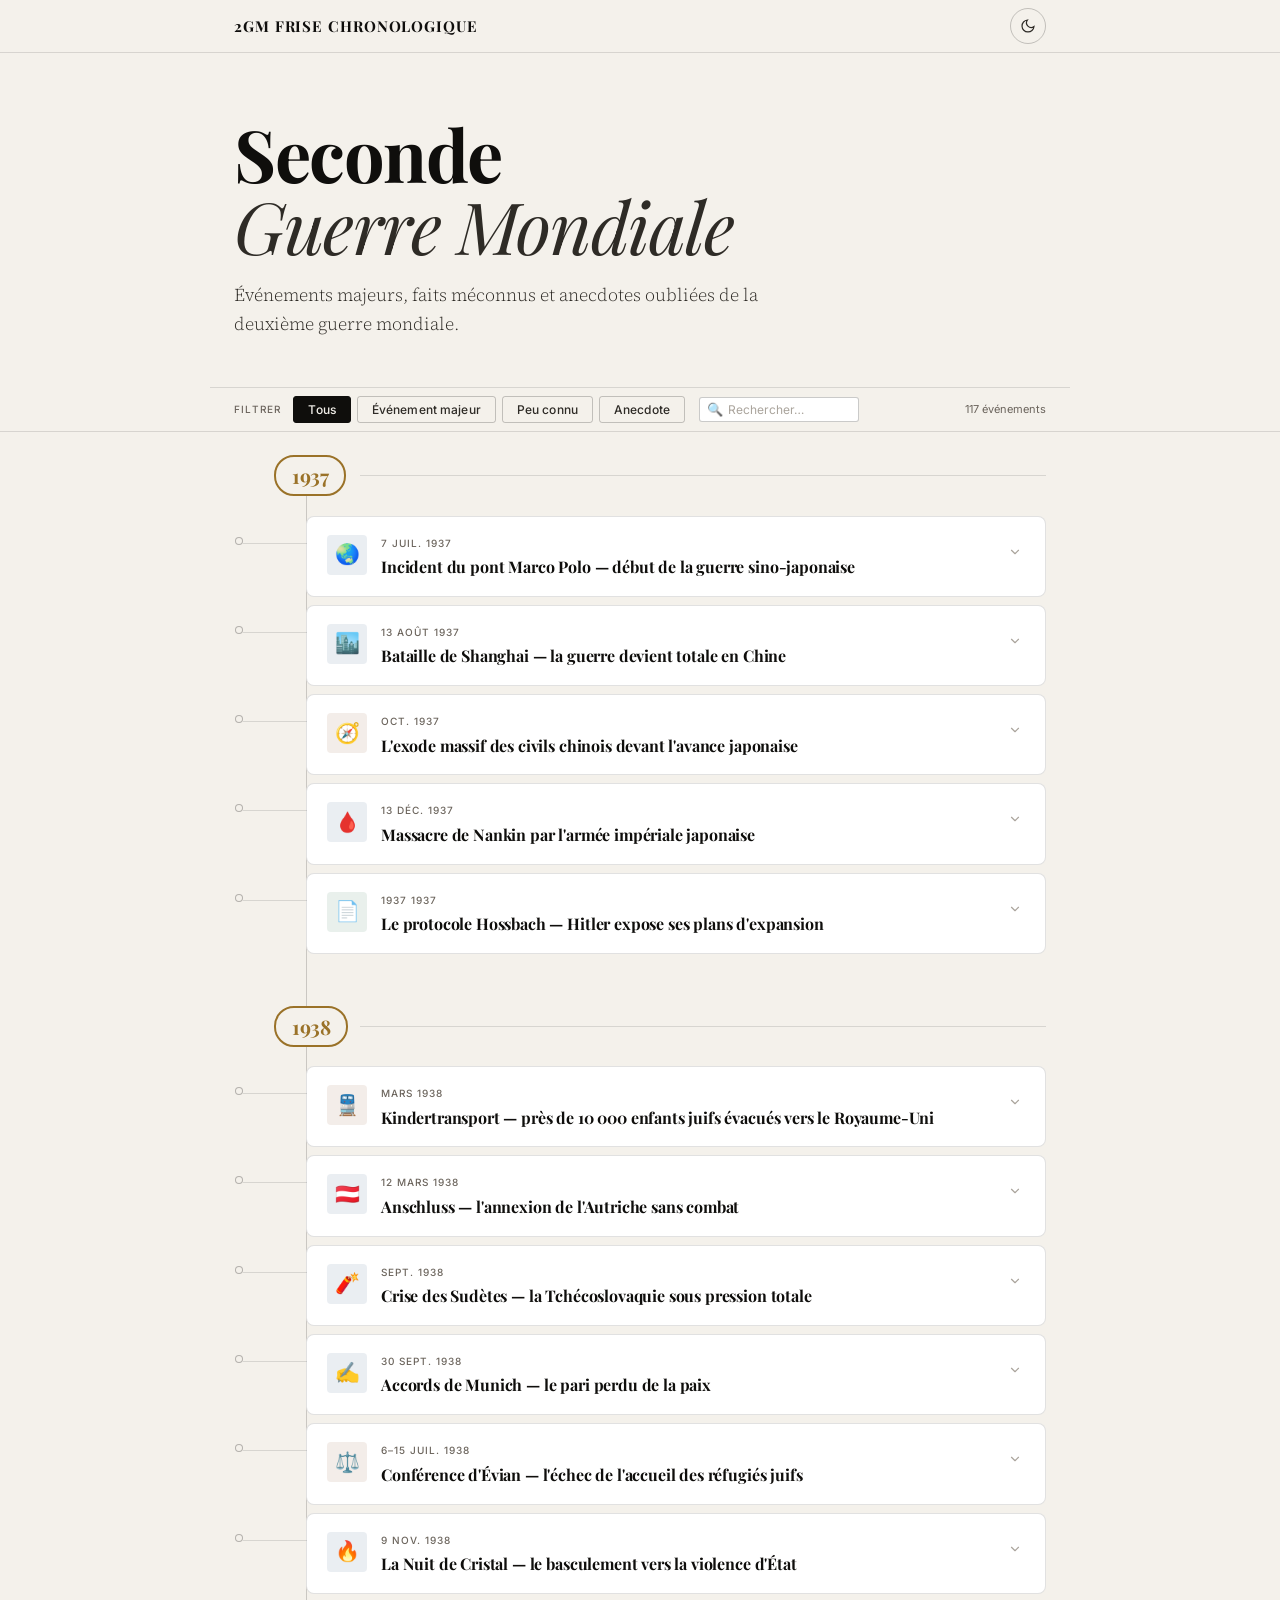
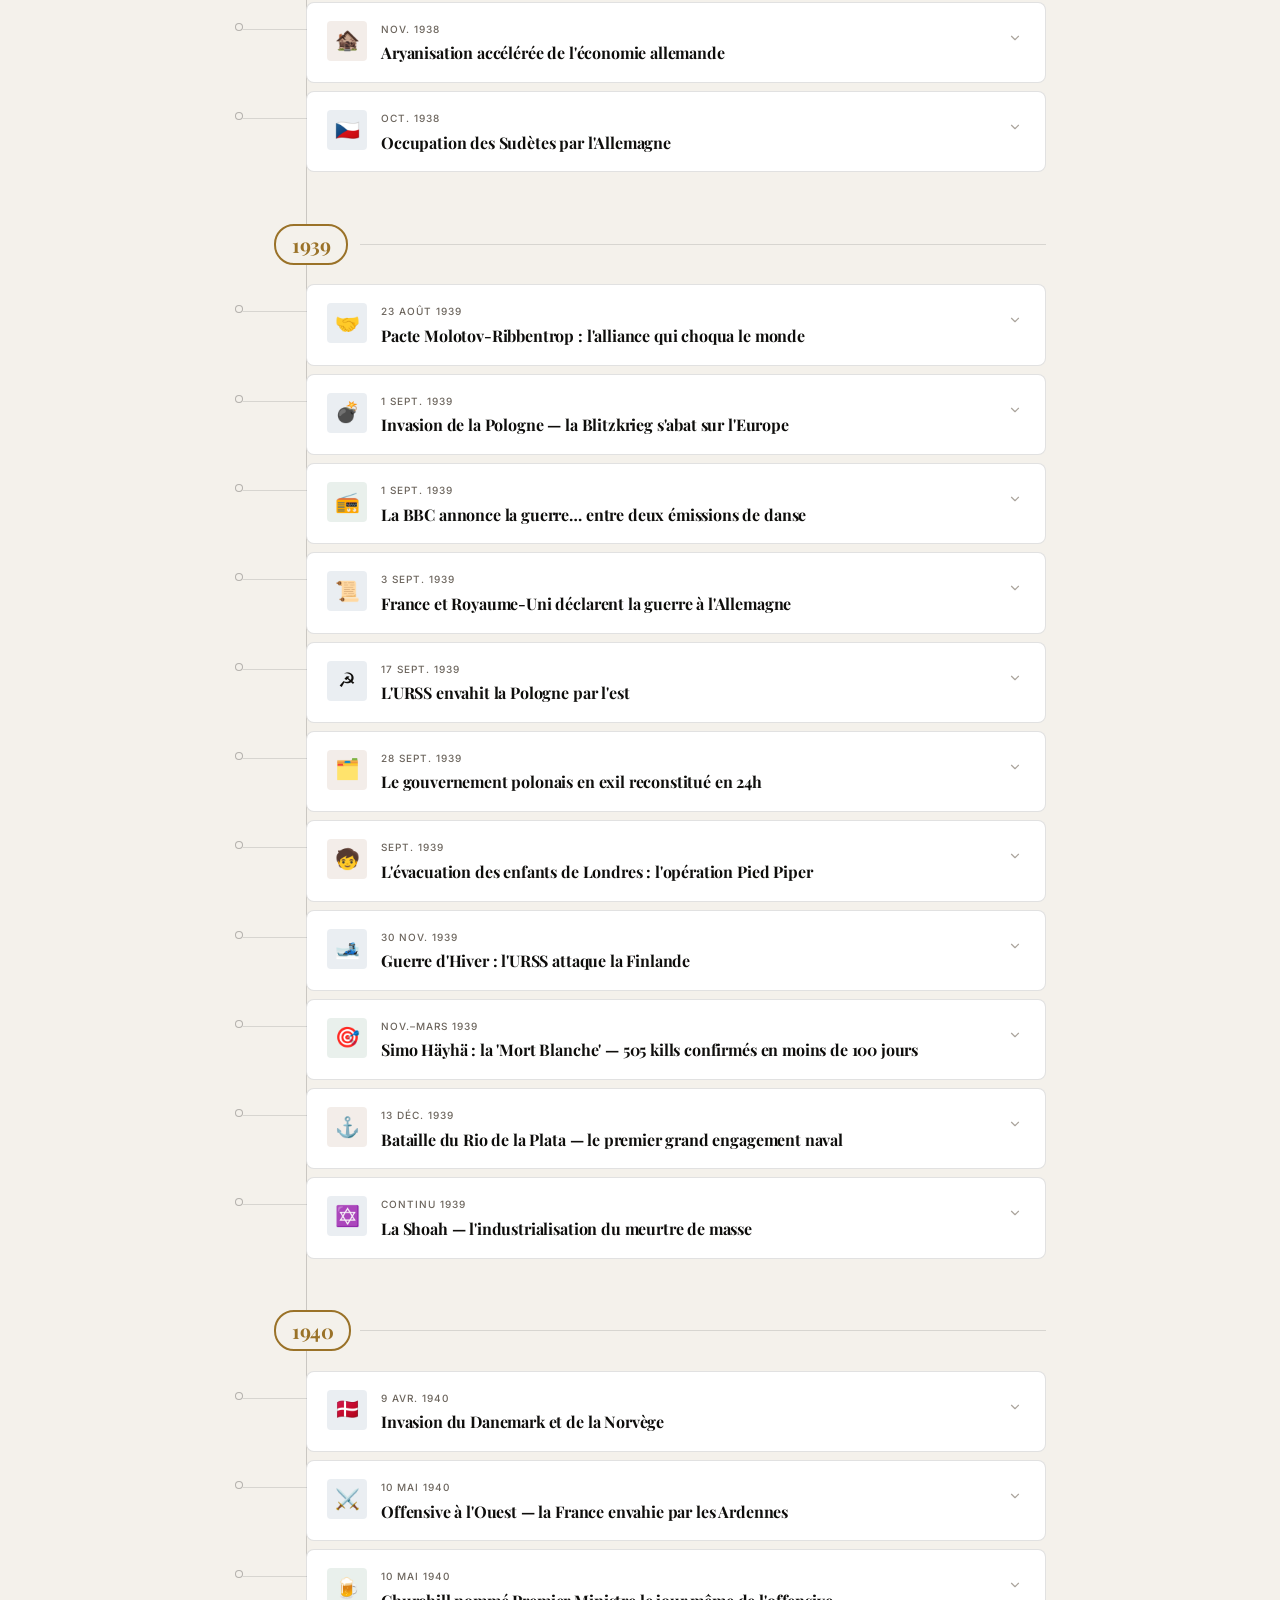
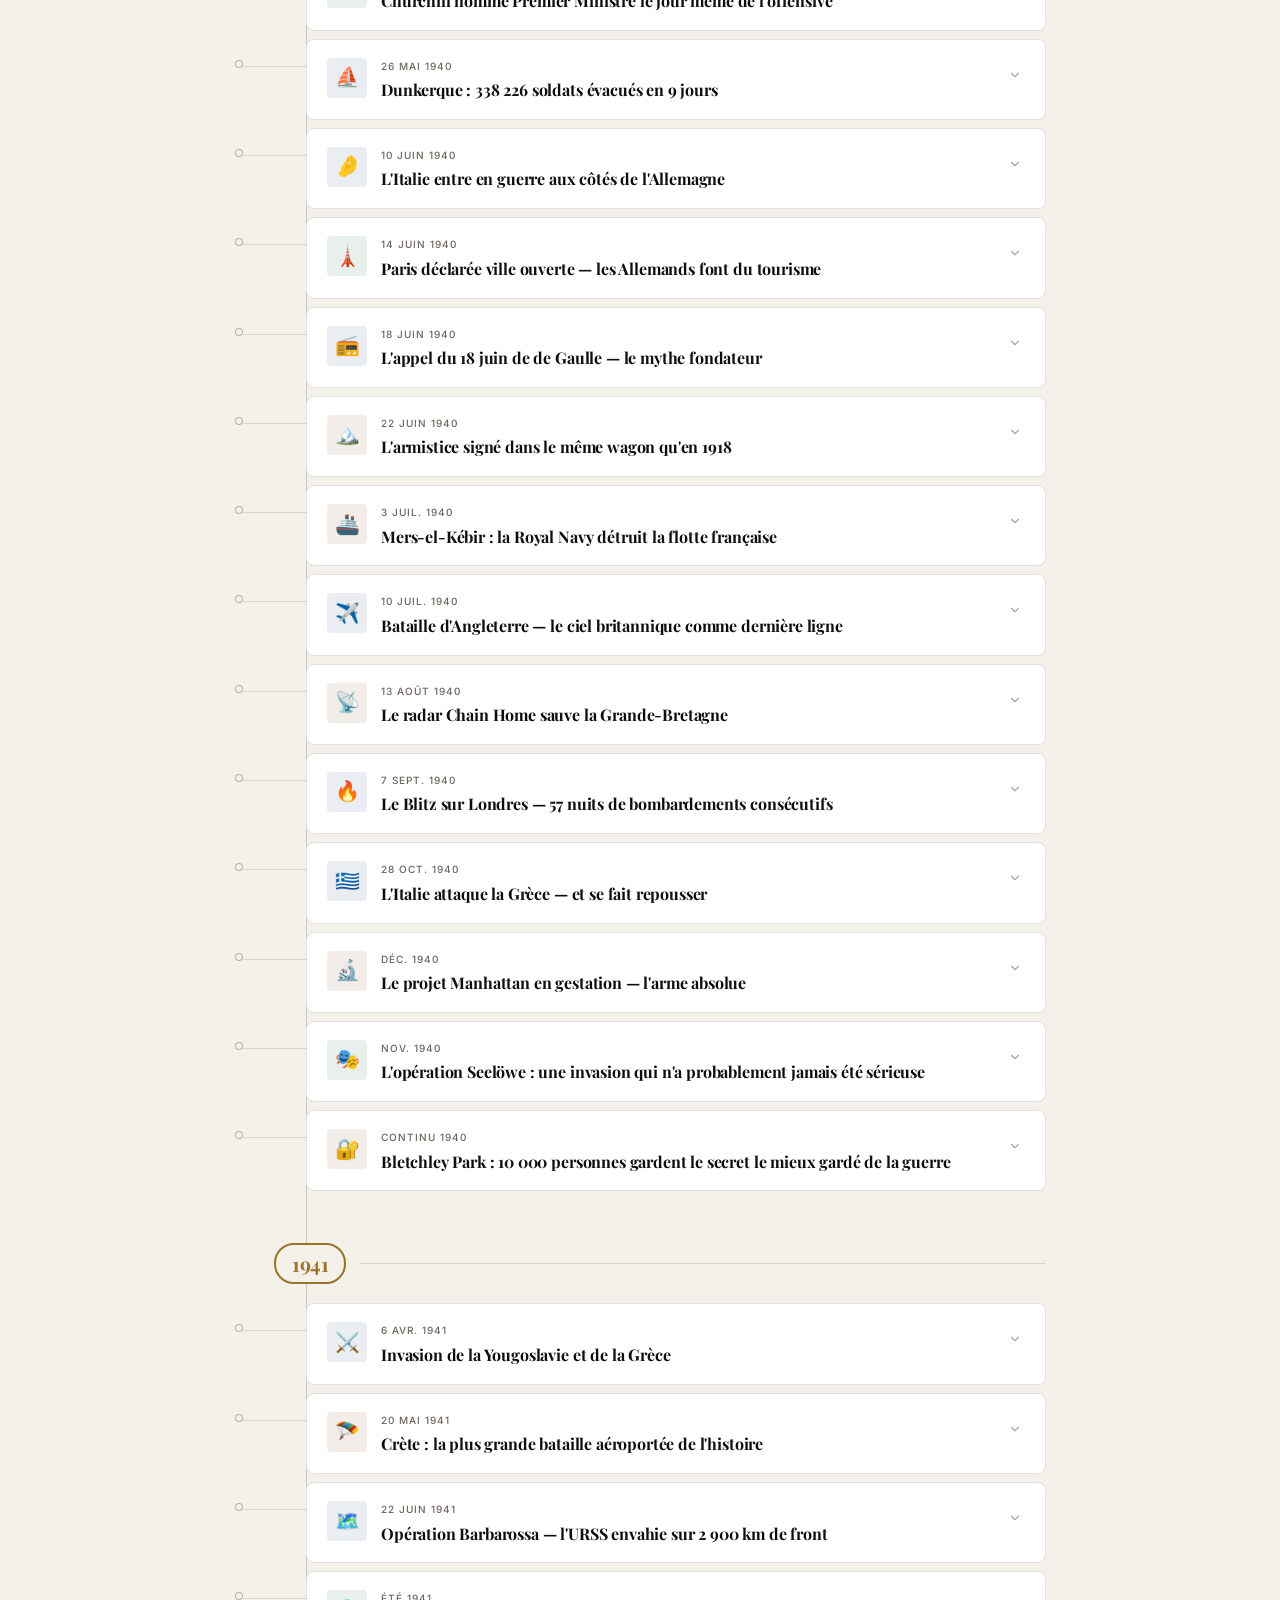
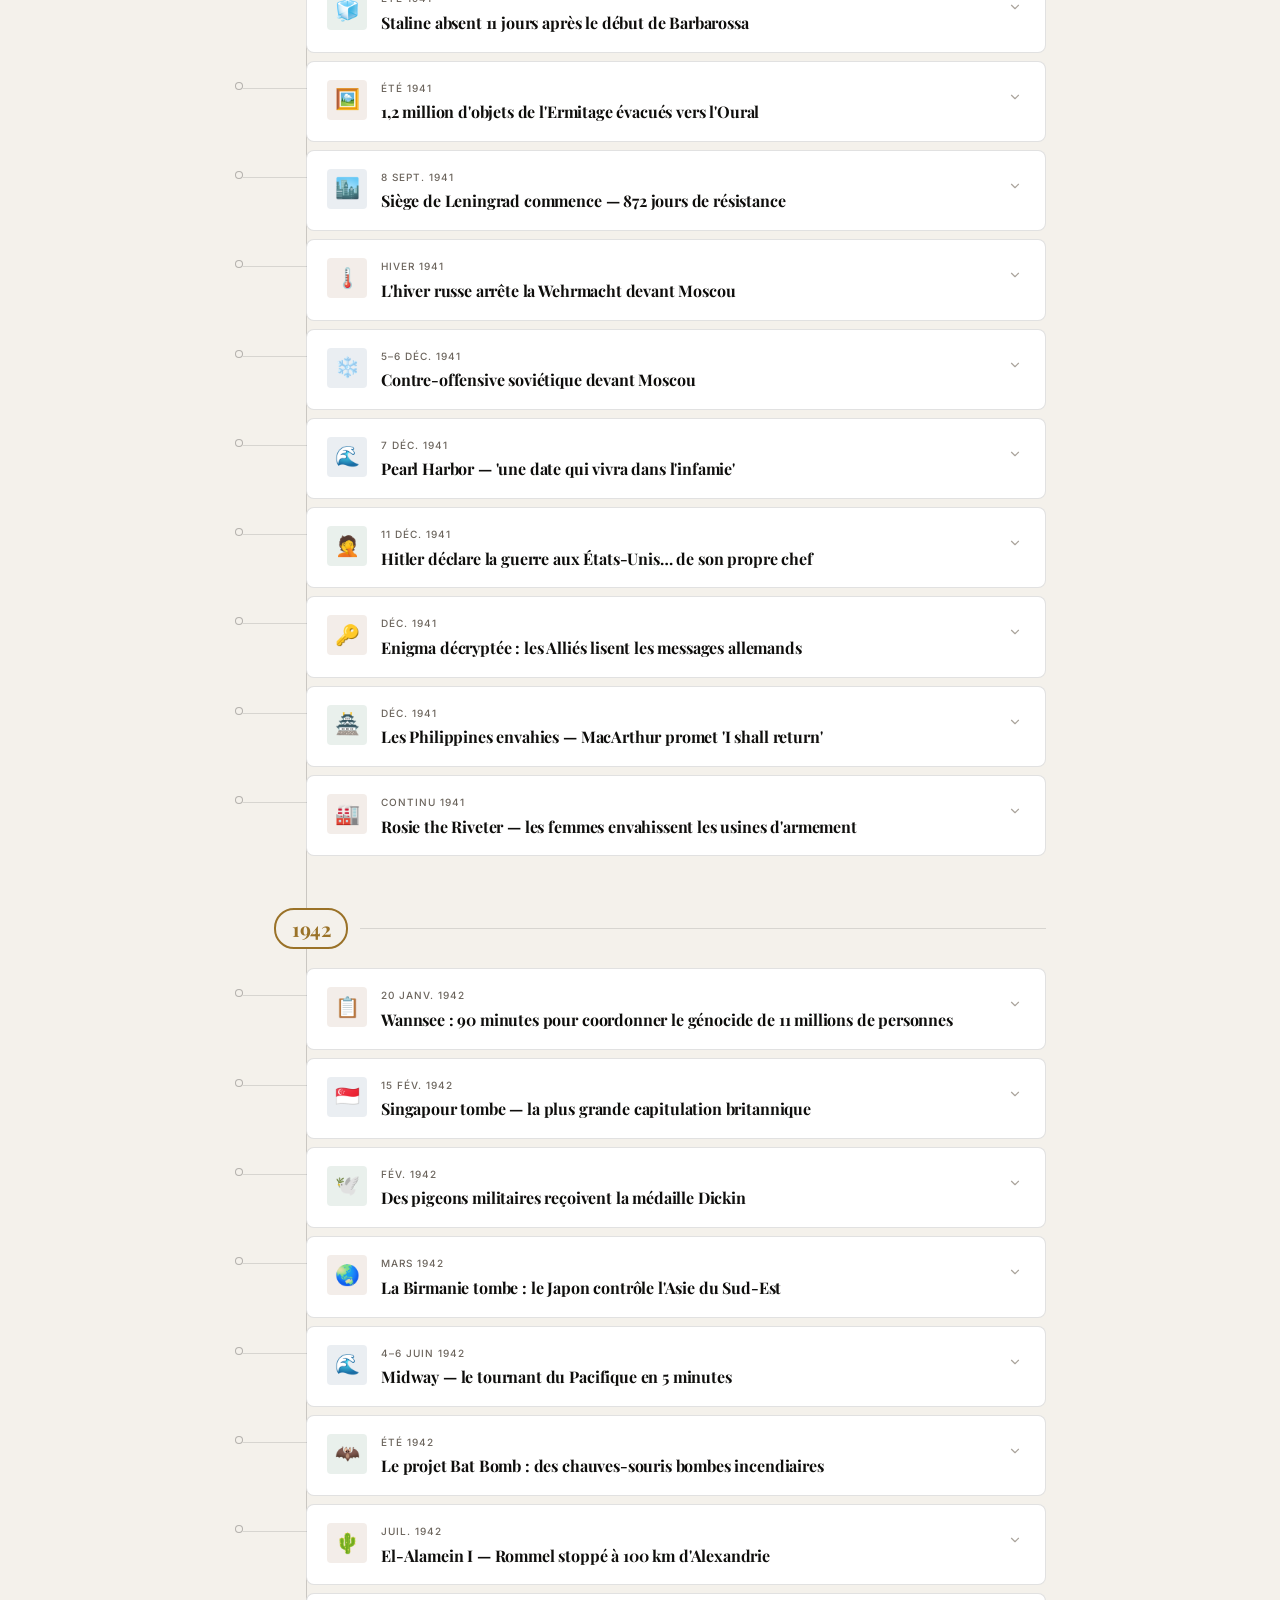
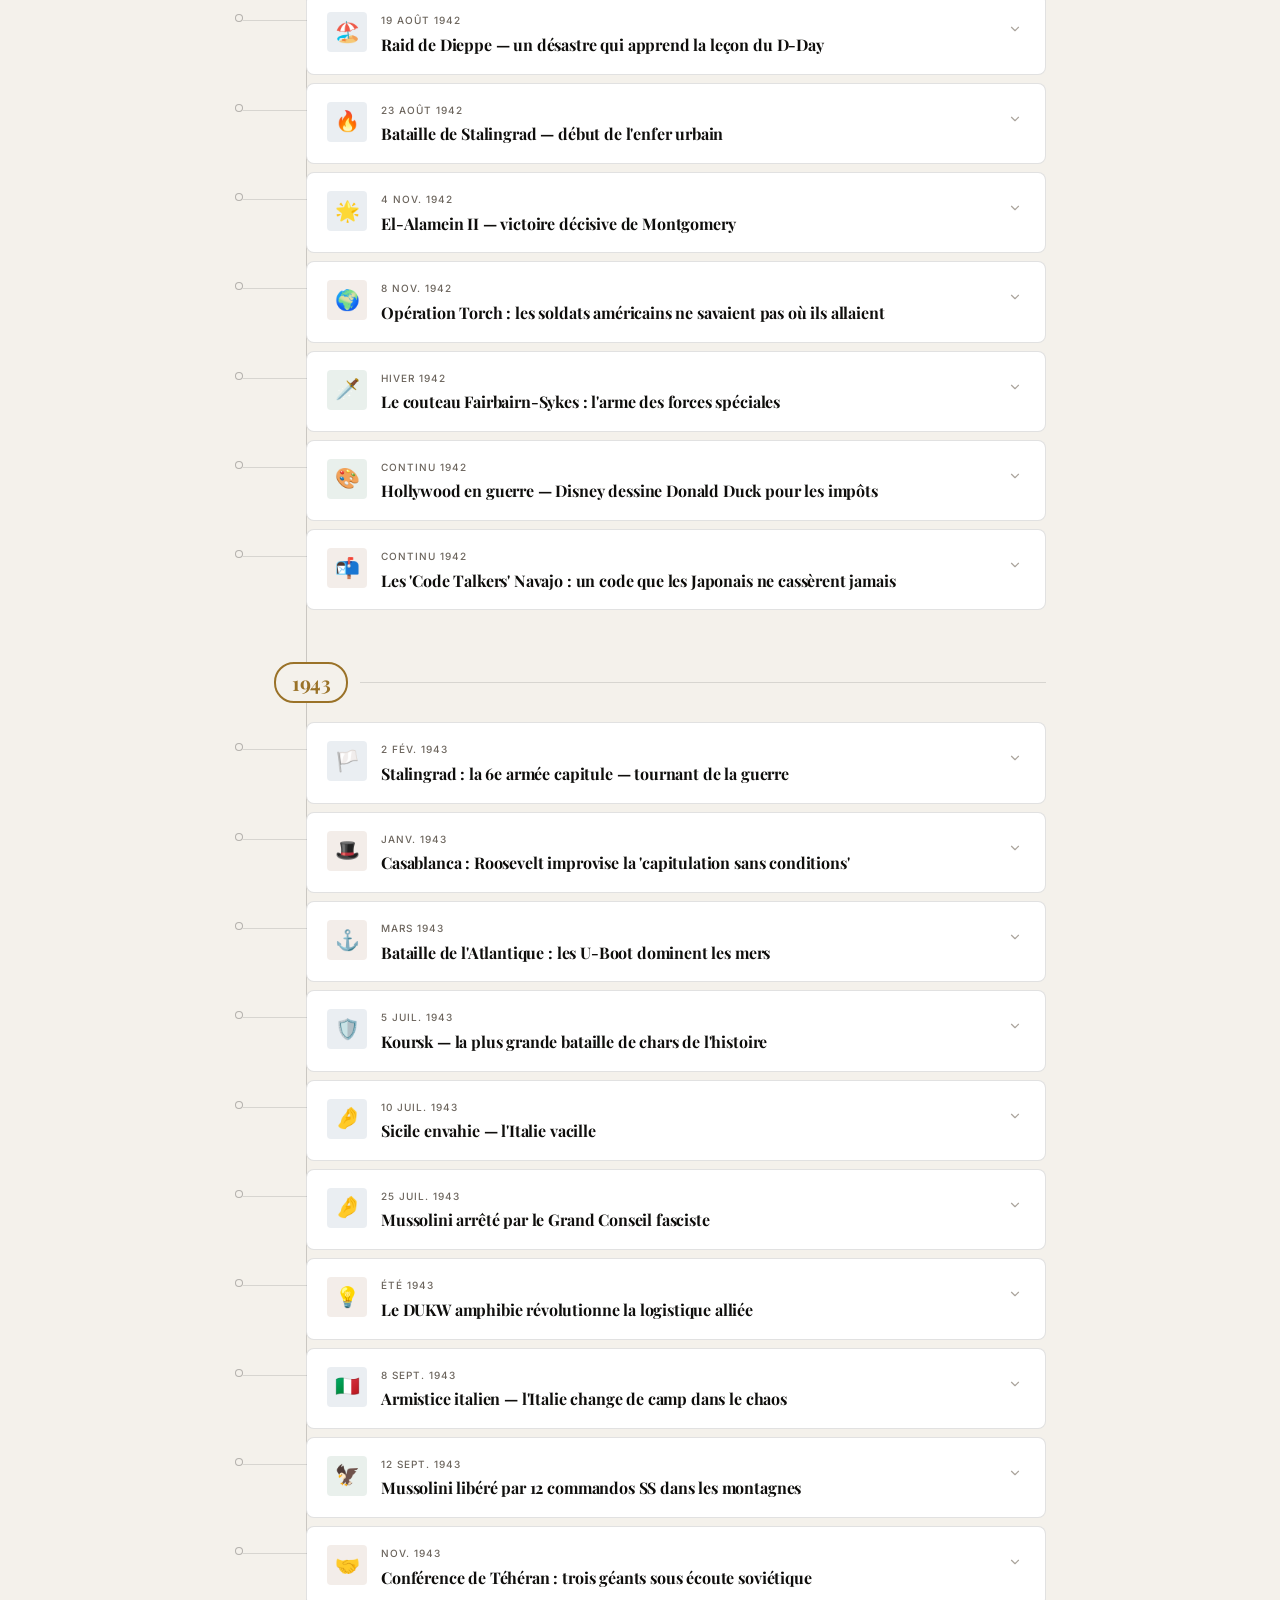
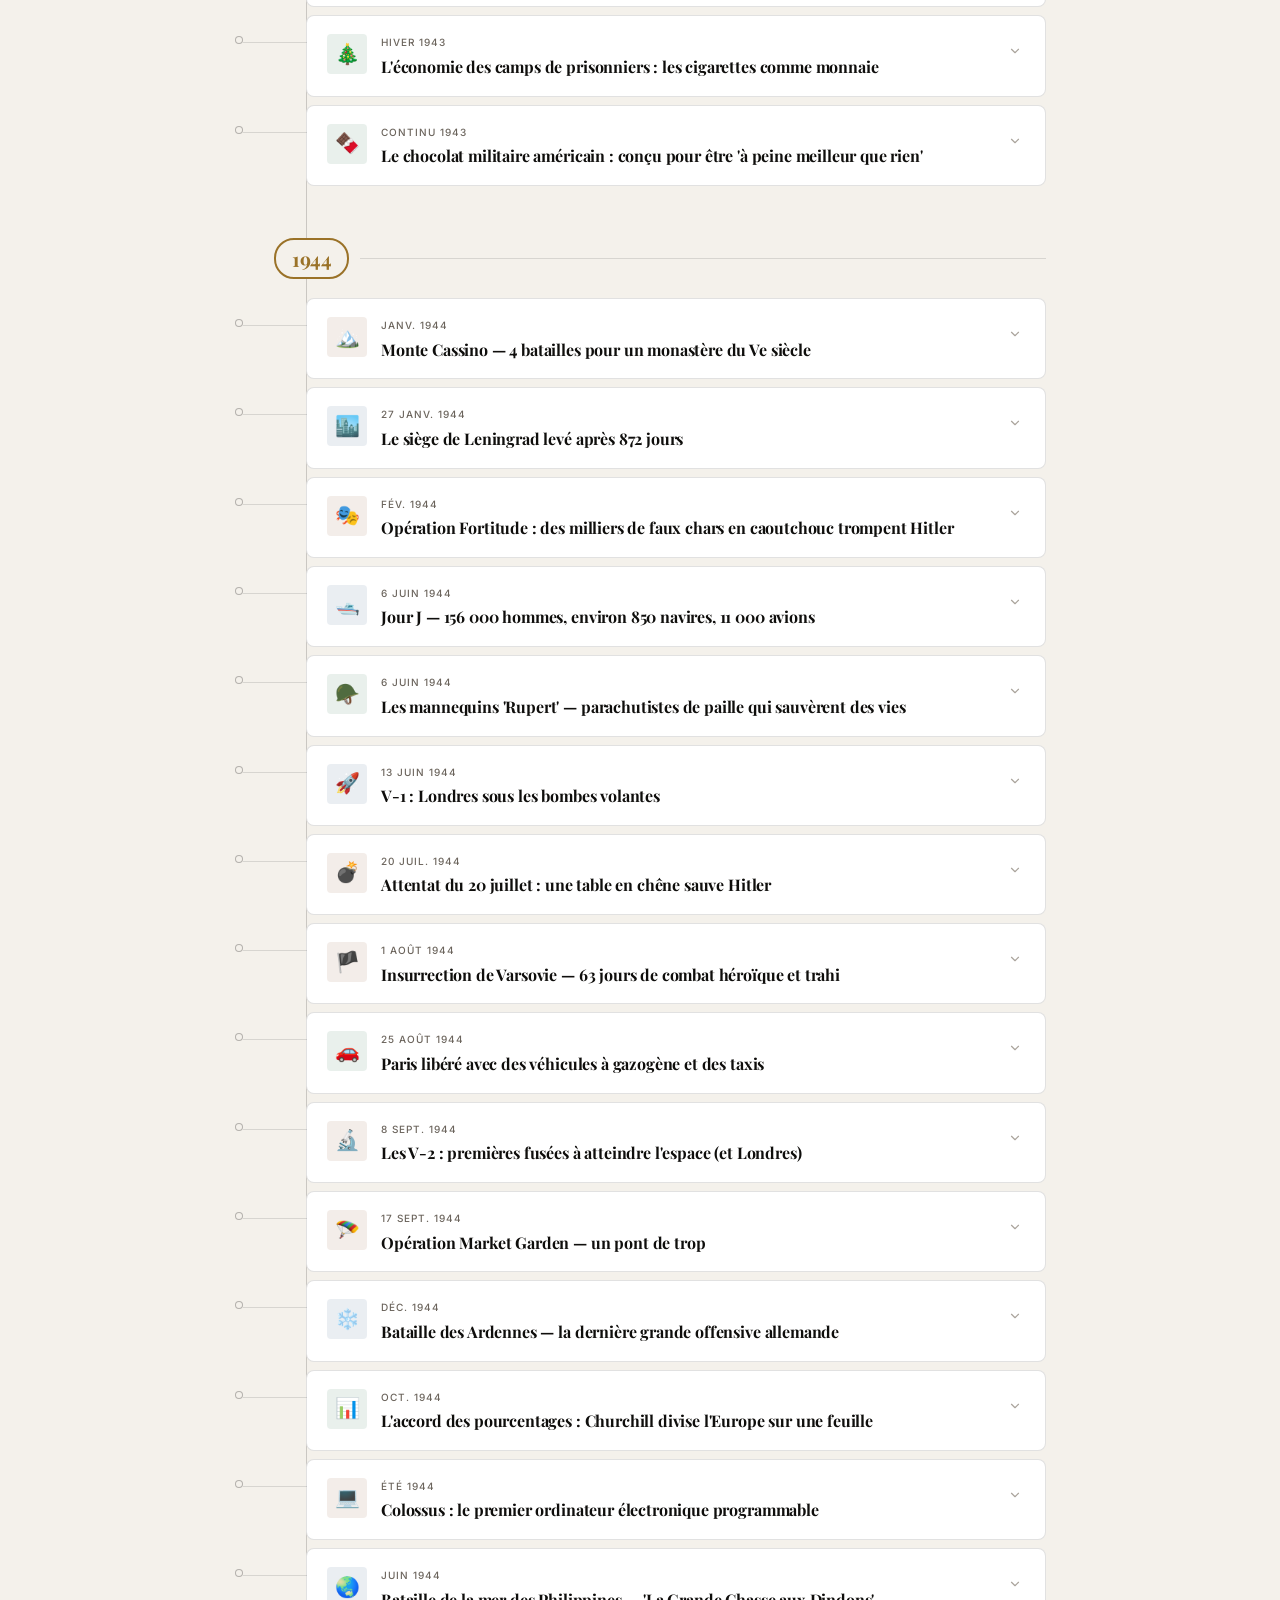
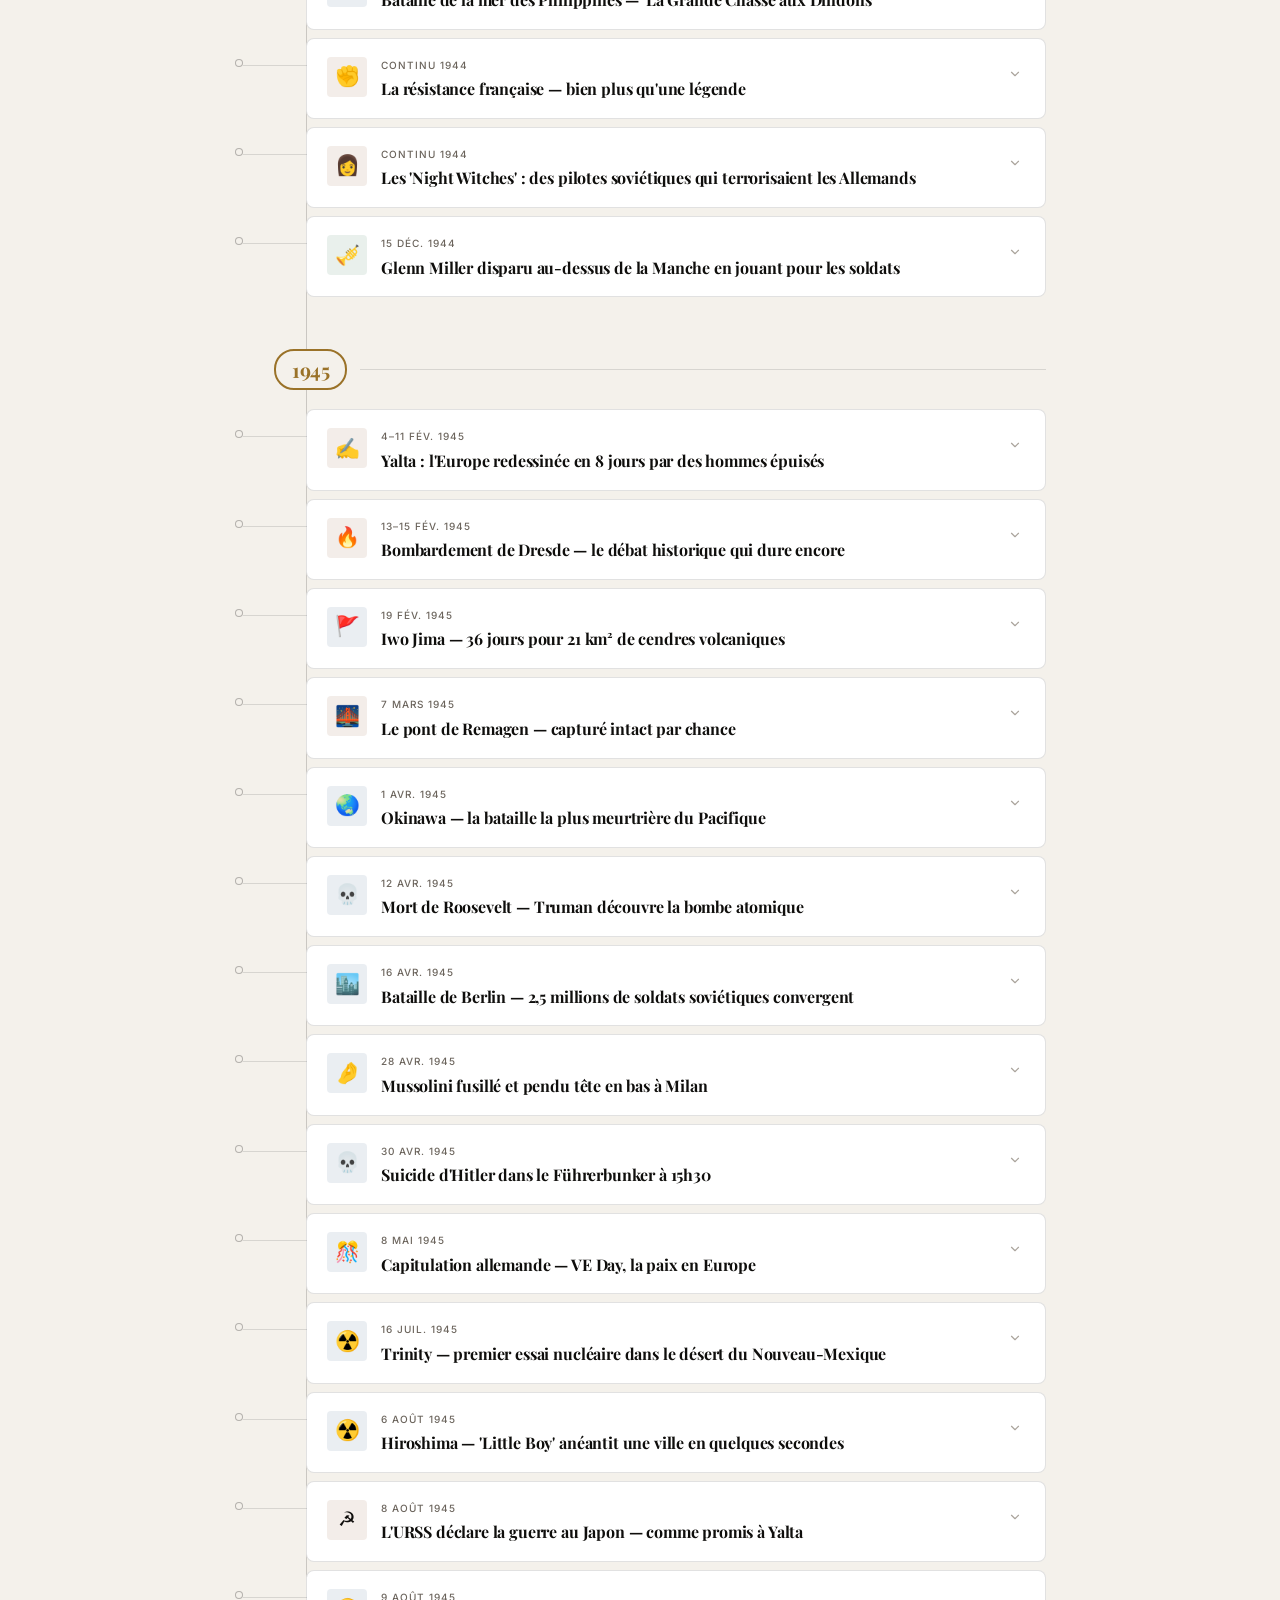
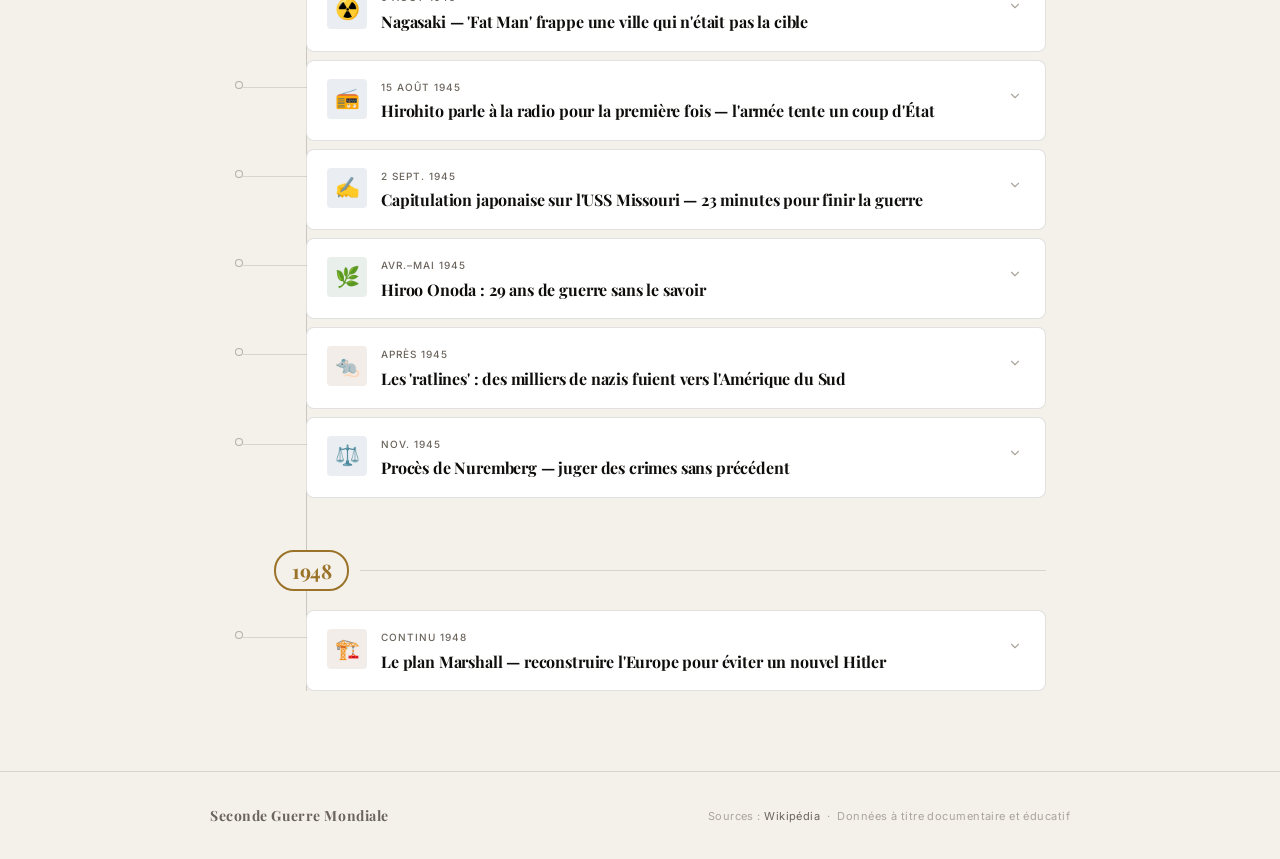
<file: index.html>
<!DOCTYPE html>
<html lang="fr" data-theme="light">
<head>
<meta charset="UTF-8"/>
<meta name="viewport" content="width=device-width,initial-scale=1"/>
<title>Seconde Guerre Mondiale — Frise Chronologique</title>
<link rel="stylesheet" href="style.css"/>
</head>
<body>

<div class="topbar">
  <div class="topbar-inner">
    <span class="topbar-brand">2GM Frise Chronologique</span>
    <button class="theme-btn" id="theme-btn" aria-label="Basculer mode sombre/clair">
      <svg id="icon-sun" viewBox="0 0 24 24" fill="none" stroke="currentColor" stroke-width="1.8" width="16" height="16" style="display:none"><circle cx="12" cy="12" r="5"/><line x1="12" y1="1" x2="12" y2="3"/><line x1="12" y1="21" x2="12" y2="23"/><line x1="4.22" y1="4.22" x2="5.64" y2="5.64"/><line x1="18.36" y1="18.36" x2="19.78" y2="19.78"/><line x1="1" y1="12" x2="3" y2="12"/><line x1="21" y1="12" x2="23" y2="12"/><line x1="4.22" y1="19.78" x2="5.64" y2="18.36"/><line x1="18.36" y1="5.64" x2="19.78" y2="4.22"/></svg>
      <svg id="icon-moon" viewBox="0 0 24 24" fill="none" stroke="currentColor" stroke-width="1.8" width="16" height="16"><path d="M21 12.79A9 9 0 1 1 11.21 3 7 7 0 0 0 21 12.79z"/></svg>
    </button>
  </div>
</div>

<header class="hero">
  <h1 class="hero-title">Seconde<br><em>Guerre Mondiale</em></h1>
  <p class="hero-standfirst">Événements majeurs, faits méconnus et anecdotes oubliées de la deuxième guerre mondiale.</p>
</header>

<nav class="filters-wrap" aria-label="Filtres">
  <div class="filters-inner">
    <span class="filter-label">Filtrer</span>
    <button class="filter-btn active" data-filter="all">Tous</button>
    <button class="filter-btn" data-filter="known">Événement majeur</button>
    <button class="filter-btn" data-filter="rare">Peu connu</button>
    <button class="filter-btn" data-filter="anecdote">Anecdote</button>
    <div class="search-wrap">
      <span class="search-icon">🔍</span>
      <input class="search-input" id="search-input" type="search" placeholder="Rechercher…" aria-label="Rechercher un événement"/>
      <button class="search-clear" id="search-clear" aria-label="Effacer">✕</button>
    </div>
    <span class="event-count" id="event-count"></span>
  </div>
</nav>

<main>
  <div class="timeline-wrap">
    <div class="timeline-spine" aria-hidden="true"></div>
    <div id="timeline-root"></div>
  </div>
</main>

<footer class="site-footer">
  <div class="site-footer-inner">
    <span class="footer-brand">Seconde Guerre Mondiale</span>
    <span class="footer-meta">Sources : <a href="https://fr.wikipedia.org" target="_blank" rel="noopener">Wikipédia</a> &nbsp;·&nbsp; Données à titre documentaire et éducatif</span>
  </div>
</footer>

<!-- Tes données : remplace ce fichier par ton propre data.js -->
<script src="data.js"></script>
<script src="main.js"></script>
</body>
</html>
</file>
<file: style.css>
@import url('https://fonts.googleapis.com/css2?family=Playfair+Display:ital,wght@0,400;0,700;1,400&family=Source+Serif+4:ital,opsz,wght@0,8..60,300;0,8..60,400;1,8..60,300&family=Inter:wght@300;400;500;600&display=swap');

:root {
  --bg:#f4f1eb;--bg-card:#ffffff;--bg-card-h:#f9f8f5;--bg-nav:rgba(244,241,235,0.95);
  --ink-1:#0f0e0c;--ink-2:#2e2b26;--ink-3:#6b645c;--ink-4:#aaa49c;
  --gold:#9a7228;--gold-l:rgba(154,114,40,0.12);--gold-r:rgba(154,114,40,0.35);
  --border:rgba(15,14,12,0.12);--border-m:rgba(15,14,12,0.22);
  --known:#1a4a73;--known-bg:rgba(26,74,115,0.09);--known-t:#1a4a73;
  --rare:#7a3d10;--rare-bg:rgba(122,61,16,0.09);--rare-t:#7a3d10;
  --anec:#155e35;--anec-bg:rgba(21,94,53,0.09);--anec-t:#155e35;
  --spine:rgba(15,14,12,0.18);--spine-dot:rgba(15,14,12,0.28);
  --radius:4px;--radius-lg:8px;--spine-x:72px;--max-w:860px;
  --font-d:'Playfair Display',Georgia,serif;--font-b:'Source Serif 4',Georgia,serif;--font-ui:'Inter',system-ui,sans-serif;
}
[data-theme="dark"] {
  --bg:#0e0d0b;--bg-card:#181714;--bg-card-h:#1f1e1b;--bg-nav:rgba(14,13,11,0.95);
  --ink-1:#f5f1e8;--ink-2:#c8c2b8;--ink-3:#7a7268;--ink-4:#3e3930;
  --gold:#c9a84c;--gold-l:rgba(201,168,76,0.12);--gold-r:rgba(201,168,76,0.3);
  --border:rgba(245,241,232,0.1);--border-m:rgba(245,241,232,0.18);
  --known:#5a9fd4;--known-bg:rgba(90,159,212,0.12);--known-t:#7ab8e0;
  --rare:#d4904a;--rare-bg:rgba(212,144,74,0.12);--rare-t:#e0a870;
  --anec:#48c882;--anec-bg:rgba(72,200,130,0.12);--anec-t:#70d898;
  --spine:rgba(245,241,232,0.15);--spine-dot:rgba(245,241,232,0.25);
}

*,*::before,*::after{box-sizing:border-box;margin:0;padding:0}
html{scroll-behavior:smooth}
body{background:var(--bg);color:var(--ink-1);font-family:var(--font-b);font-size:16px;line-height:1.65;-webkit-font-smoothing:antialiased;transition:background .25s,color .25s;min-height:100vh}

/* ── Topbar ── */
.topbar{border-bottom:1px solid var(--border);background:var(--bg-nav);backdrop-filter:blur(10px);position:sticky;top:0;z-index:200}
.topbar-inner{max-width:var(--max-w);margin:0 auto;padding:0 24px;height:52px;display:flex;align-items:center;gap:16px}
.topbar-brand{font-family:var(--font-d);font-size:15px;font-weight:700;letter-spacing:.06em;text-transform:uppercase;color:var(--ink-1);flex:1}
.topbar-brand span{color:var(--gold)}
.theme-btn{display:flex;align-items:center;justify-content:center;width:36px;height:36px;border-radius:50%;border:1px solid var(--border-m);background:transparent;color:var(--ink-2);cursor:pointer;transition:border-color .15s,color .15s,background .15s;font-size:16px}
.theme-btn:hover{border-color:var(--gold-r);color:var(--gold);background:var(--gold-l)}

/* ── Hero ── */
.hero{max-width:var(--max-w);margin:0 auto;padding:64px 24px 48px;border-bottom:1px solid var(--border)}
.hero-title{font-family:var(--font-d);font-size:clamp(38px,7vw,72px);font-weight:700;line-height:1.0;color:var(--ink-1);letter-spacing:-.02em;margin-bottom:8px}
.hero-title em{font-style:italic;font-weight:400;color:var(--ink-2)}
.hero-standfirst{font-family:var(--font-b);font-size:clamp(15px,2vw,18px);font-weight:300;color:var(--ink-2);line-height:1.6;max-width:560px;margin-top:20px}

/* ── Filters ── */
.filters-wrap{position:sticky;top:52px;z-index:100;background:var(--bg-nav);backdrop-filter:blur(10px);border-bottom:1px solid var(--border)}
.filters-inner{max-width:var(--max-w);margin:0 auto;padding:8px 24px;display:flex;align-items:center;gap:6px;flex-wrap:wrap}
.filter-label{font-family:var(--font-ui);font-size:10px;font-weight:500;letter-spacing:.12em;text-transform:uppercase;color:var(--ink-3);margin-right:6px;flex-shrink:0}
.filter-btn{font-family:var(--font-ui);font-size:12px;font-weight:500;padding:5px 14px;border-radius:3px;border:1px solid var(--border-m);background:transparent;color:var(--ink-2);cursor:pointer;transition:all .15s;white-space:nowrap;letter-spacing:.01em}
.filter-btn:hover{color:var(--ink-1);background:var(--bg-card)}
.filter-btn.active{background:var(--ink-1);border-color:var(--ink-1);color:var(--bg)}
.filter-btn.active-known{background:var(--known);border-color:var(--known);color:#fff}
.filter-btn.active-rare{background:var(--rare);border-color:var(--rare);color:#fff}
.filter-btn.active-anec{background:var(--anec);border-color:var(--anec);color:#fff}
.event-count{margin-left:auto;font-family:var(--font-ui);font-size:11px;color:var(--ink-3);white-space:nowrap}

.search-wrap{display:flex;align-items:center;gap:6px;margin-left:8px;position:relative}
.search-input{font-family:var(--font-ui);font-size:12px;padding:4px 10px 4px 28px;border-radius:3px;border:1px solid var(--border-m);background:var(--bg-card);color:var(--ink-1);width:160px;transition:border-color .15s,width .2s;outline:none}
.search-input:focus{border-color:var(--gold-r);width:200px}
.search-input::placeholder{color:var(--ink-4)}
.search-icon{position:absolute;left:8px;top:50%;transform:translateY(-50%);color:var(--ink-4);pointer-events:none;font-size:13px;line-height:1}
.search-clear{position:absolute;right:6px;top:50%;transform:translateY(-50%);background:none;border:none;cursor:pointer;color:var(--ink-3);font-size:14px;line-height:1;display:none;padding:0}
.search-clear.visible{display:block}

/* ── Timeline ── */
.timeline-wrap{max-width:var(--max-w);margin:24px auto 80px;padding:0 24px 0 calc(var(--spine-x) + 24px);position:relative}
.timeline-spine{position:absolute;left:calc(var(--spine-x) + 24px);top:0;bottom:0;width:1px;background:var(--spine)}

/* ── Year block ── */
.year-block{margin-bottom:52px;opacity:0;transform:translateY(12px);transition:opacity .4s,transform .4s}
.year-block.visible{opacity:1;transform:none}

.year-marker{position:relative;margin-left:calc(-1 * var(--spine-x));margin-bottom:20px;height:40px;display:flex;align-items:center}
.year-marker::after{content:'';position:absolute;left:calc(var(--spine-x) + 54px);right:0;height:1px;background:var(--border)}

/* Year badge — colored rounded outline */
.year-badge{
  position:relative;z-index:2;
  left:calc(var(--spine-x) - 32px);
  font-family:var(--font-d);font-size:20px;font-weight:700;
  color:var(--gold);
  border:2px solid var(--gold);
  border-radius:20px;
  padding:2px 16px;
  background:var(--bg);
  letter-spacing:-.02em;
  white-space:nowrap;
  user-select:none;
}

/* ── Event card ── */
.event-card{position:relative;background:var(--bg-card);border:1px solid var(--border);border-radius:var(--radius-lg);padding:18px 20px;margin-bottom:8px;cursor:pointer;transition:border-color .2s,background .2s,transform .15s,box-shadow .2s;display:grid;grid-template-columns:40px 1fr 20px;gap:14px;align-items:start}
.event-card::before{content:'';position:absolute;left:calc(-1 * var(--spine-x) + 8px);top:26px;width:calc(var(--spine-x) - 8px);height:1px;background:var(--border);transition:background .2s}
.event-card::after{content:'';position:absolute;left:calc(-1 * var(--spine-x));top:20px;width:8px;height:8px;border-radius:50%;background:var(--bg);border:1.5px solid var(--spine-dot);transition:border-color .2s,background .2s,transform .2s}
.event-card:hover{border-color:var(--border-m);background:var(--bg-card-h);transform:translateX(4px);box-shadow:-4px 0 0 0 var(--gold),0 2px 12px rgba(0,0,0,0.06)}
.event-card:hover::after{border-color:var(--gold);background:var(--gold);transform:scale(1.1)}
.event-card:hover::before{background:var(--gold-r)}
.event-card.is-open{border-color:var(--border-m);background:var(--bg-card-h);box-shadow:-4px 0 0 0 var(--gold),0 2px 12px rgba(0,0,0,0.06)}
.event-card.is-open::after{background:var(--gold);border-color:var(--gold)}
.event-card.is-open::before{background:var(--gold-r)}

.card-icon{width:40px;height:40px;border-radius:var(--radius);display:flex;align-items:center;justify-content:center;font-size:20px;flex-shrink:0}
.icon-known{background:var(--known-bg)}.icon-rare{background:var(--rare-bg)}.icon-anec{background:var(--anec-bg)}

.card-body{min-width:0}
.card-meta{display:flex;align-items:center;gap:8px;flex-wrap:wrap;margin-bottom:6px}
.card-date{font-family:var(--font-ui);font-size:10px;font-weight:500;letter-spacing:.1em;text-transform:uppercase;color:var(--ink-3)}

.card-title{font-family:var(--font-d);font-size:16px;font-weight:700;color:var(--ink-1);line-height:1.3;letter-spacing:-.01em}

.card-expand{display:none;margin-top:14px;padding-top:14px;border-top:1px solid var(--border)}
.card-expand.open{display:block}
.card-detail{font-family:var(--font-b);font-size:14px;font-weight:300;color:var(--ink-2);line-height:1.75}
.card-footer{display:flex;align-items:center;flex-wrap:wrap;gap:0;margin-top:12px}
.card-stat{display:inline-flex;align-items:center;gap:6px;font-family:var(--font-ui);font-size:11px;font-weight:500;color:var(--gold);background:var(--gold-l);border:1px solid var(--gold-r);border-radius:3px;padding:4px 10px}
.card-stat::before{content:'';width:4px;height:4px;border-radius:50%;background:var(--gold);flex-shrink:0}
.card-wiki{display:inline-flex;align-items:center;gap:4px;margin-left:10px;font-family:var(--font-ui);font-size:11px;color:var(--ink-3);text-decoration:none;transition:color .15s;padding:4px 0}
.card-wiki:hover{color:var(--ink-1)}
.card-wiki svg{width:10px;height:10px;opacity:.6}

.card-arrow{color:var(--ink-4);flex-shrink:0;margin-top:10px;width:20px;display:flex;justify-content:center;transition:transform .25s,color .15s}
.card-arrow svg{width:14px;height:14px}
.event-card.is-open .card-arrow{transform:rotate(180deg);color:var(--gold)}

.no-results{font-family:var(--font-b);color:var(--ink-3);font-size:15px;padding:40px 0;text-align:center;font-style:italic}

/* ── Footer ── */
.site-footer{border-top:1px solid var(--border);padding:32px 24px}
.site-footer-inner{max-width:var(--max-w);margin:0 auto;display:flex;align-items:center;justify-content:space-between;gap:16px;flex-wrap:wrap}
.footer-brand{font-family:var(--font-d);font-size:14px;font-weight:700;color:var(--ink-3);letter-spacing:.04em}
.footer-meta{font-family:var(--font-ui);font-size:11px;color:var(--ink-4);letter-spacing:.04em}
.footer-meta a{color:var(--ink-3);text-decoration:none;transition:color .15s}
.footer-meta a:hover{color:var(--ink-1)}

mark{background:rgba(154,114,40,0.25);color:inherit;border-radius:2px;padding:0 1px}
[data-theme="dark"] mark{background:rgba(201,168,76,0.3)}

@media(max-width:640px){
  :root{--spine-x:40px}
  .hero{padding:40px 20px 36px}
  .event-card{grid-template-columns:36px 1fr 16px;gap:10px;padding:14px}
  .card-icon{width:36px;height:36px;font-size:18px}
  .filter-label{display:none}
  .event-count{display:none}
  .search-input{width:120px}.search-input:focus{width:150px}
  .site-footer-inner{flex-direction:column;gap:8px}
}
@media(prefers-reduced-motion:reduce){
  .year-block{transition:none;opacity:1;transform:none}
  *{transition-duration:.01ms!important}
}
</file>
